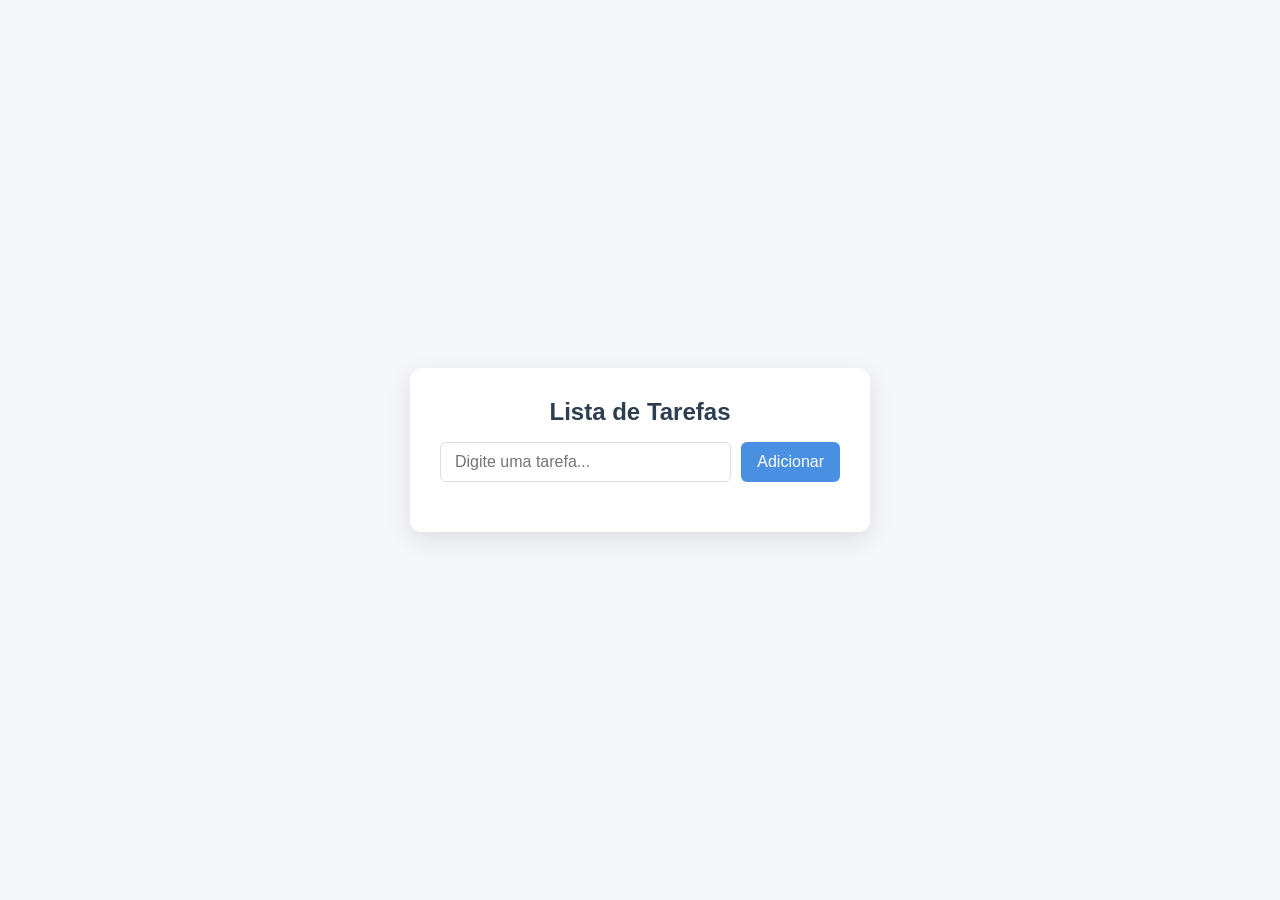
<file: modulo-7/index.html>
<!DOCTYPE html>
<html lang="pt-BR">
<head>
  <meta charset="UTF-8">
  <meta name="viewport" content="width=device-width, initial-scale=1.0">
  <title>Lista de Tarefas</title>
  <style>
    :root {
      --primary-color: #4a90e2;
      --bg-color: #f5f7fa;
      --card-bg: #ffffff;
      --text-color: #333333;
    }

    body {
      font-family: 'Segoe UI', Tahoma, Geneva, Verdana, sans-serif;
      background-color: var(--bg-color);
      color: var(--text-color);
      display: flex;
      justify-content: center;
      align-items: center;
      min-height: 100vh;
      margin: 0;
    }

    .container {
      background-color: var(--card-bg);
      padding: 30px;
      border-radius: 12px;
      box-shadow: 0 8px 24px rgba(0, 0, 0, 0.1);
      width: 100%;
      max-width: 400px;
    }

    h1 {
      margin-top: 0;
      font-size: 1.5rem;
      text-align: center;
      color: #2c3e50;
    }

    .input-group {
      display: flex;
      gap: 10px;
      margin-bottom: 20px;
    }

    input[type="text"] {
      flex: 1;
      padding: 10px 14px;
      border: 1px solid #ddd;
      border-radius: 6px;
      font-size: 1rem;
      outline: none;
      transition: border-color 0.2s;
    }

    input[type="text"]:focus {
      border-color: var(--primary-color);
    }

    button#addTaskBtn {
      padding: 10px 16px;
      background-color: var(--primary-color);
      color: white;
      border: none;
      border-radius: 6px;
      font-size: 1rem;
      cursor: pointer;
      transition: background-color 0.2s;
    }

    button#addTaskBtn:hover {
      background-color: #357abd;
    }

    ul#taskList {
      list-style: none;
      padding: 0;
      margin: 0;
    }

    ul#taskList li {
      background-color: #f9f9f9;
      padding: 12px 14px;
      border-radius: 6px;
      margin-bottom: 8px;
      display: flex;
      justify-content: space-between;
      align-items: center;
      cursor: pointer;
      transition: all 0.2s;
      border-left: 4px solid var(--primary-color);
    }

    ul#taskList li:hover {
      background-color: #f0f0f0;
    }

    /* Estilo para tarefas marcadas como concluídas */
    ul#taskList li.completed {
      text-decoration: line-through;
      color: #888;
      background-color: #eef2f5;
      border-left-color: #bdc3c7;
    }

    ul#taskList li button {
      background: none;
      border: none;
      font-size: 1rem;
      opacity: 0.6;
      transition: opacity 0.2s;
    }

    ul#taskList li button:hover {
      opacity: 1;
    }
  </style>
</head>
<body>

  <div class="container">
    <h1>Lista de Tarefas</h1>

    <div class="input-group">
      <!-- ID compatível com o script.js -->
      <input type="text" id="taskInput" placeholder="Digite uma tarefa...">
      <!-- ID compatível com o script.js -->
      <button id="addTaskBtn">Adicionar</button>
    </div>

    <!-- ID compatível com o script.js -->
    <ul id="taskList"></ul>
  </div>

  <!-- Vinculação do arquivo JavaScript externo -->
  <script src="script.js"></script>
</body>
</html>
</file>
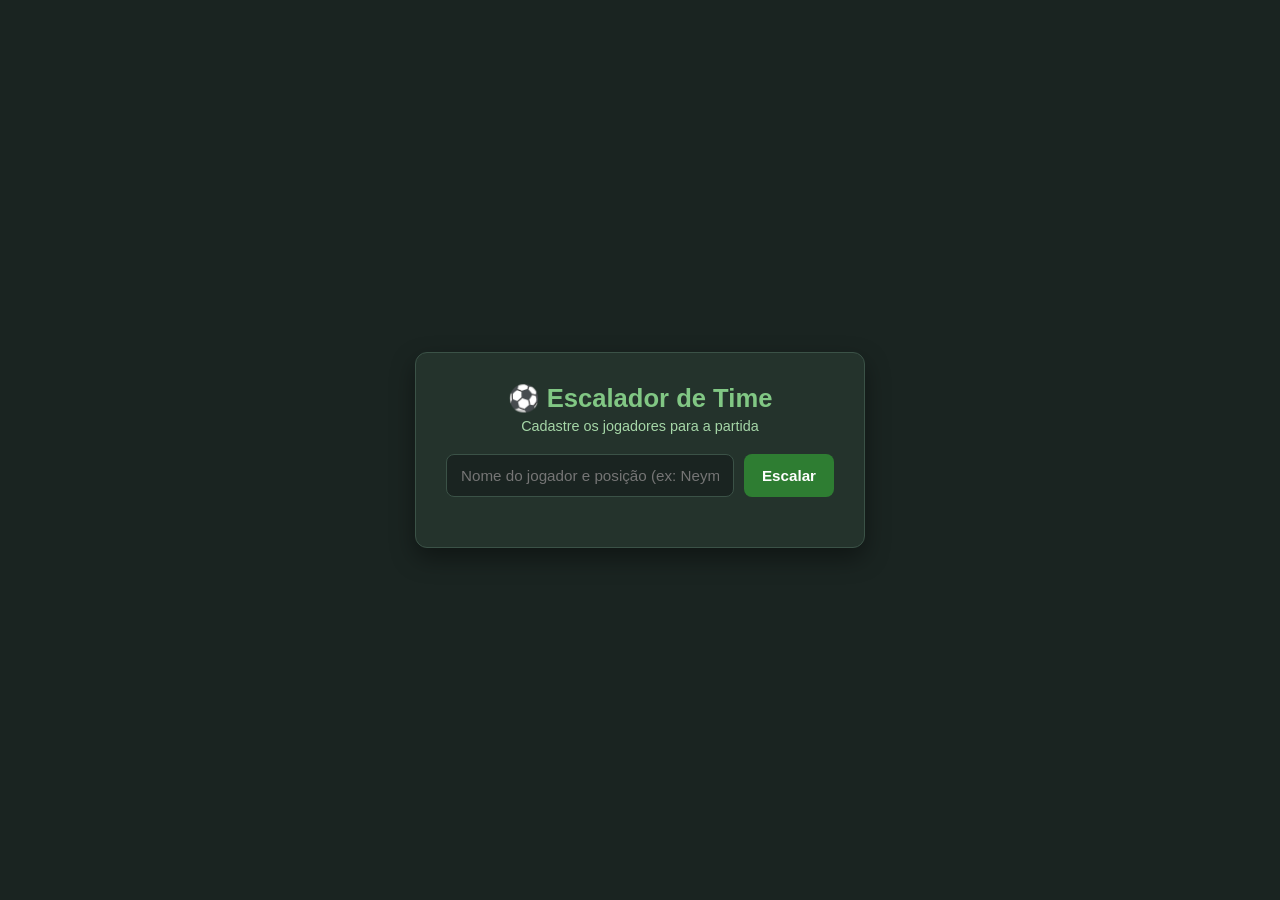
<file: Modulo_08/index.html>
<!DOCTYPE html>
<html lang="pt-BR">
<head>
  <meta charset="UTF-8">
  <meta name="viewport" content="width=device-width, initial-scale=1.0">
  <title>Escalação do Time</title>
  <link rel="stylesheet" href="style.css">
</head>
<body>

  <main class="container">
    <header class="app-header">
      <h1>⚽ Escalador de Time</h1>
      <p>Cadastre os jogadores para a partida</p>
    </header>

    <section class="input-section">
      <div class="input-group">
        <input 
          type="text" 
          id="taskInput" 
          placeholder="Nome do jogador e posição (ex: Neymar - ATK)"
          autocomplete="off"
        >
        <button id="addTaskBtn" type="button">Escalar</button>
      </div>
    </section>

    <section class="list-section">
      <ul id="taskList"></ul>
    </section>
  </main>

  <script src="script.js"></script>
</body>
</html>
</file>
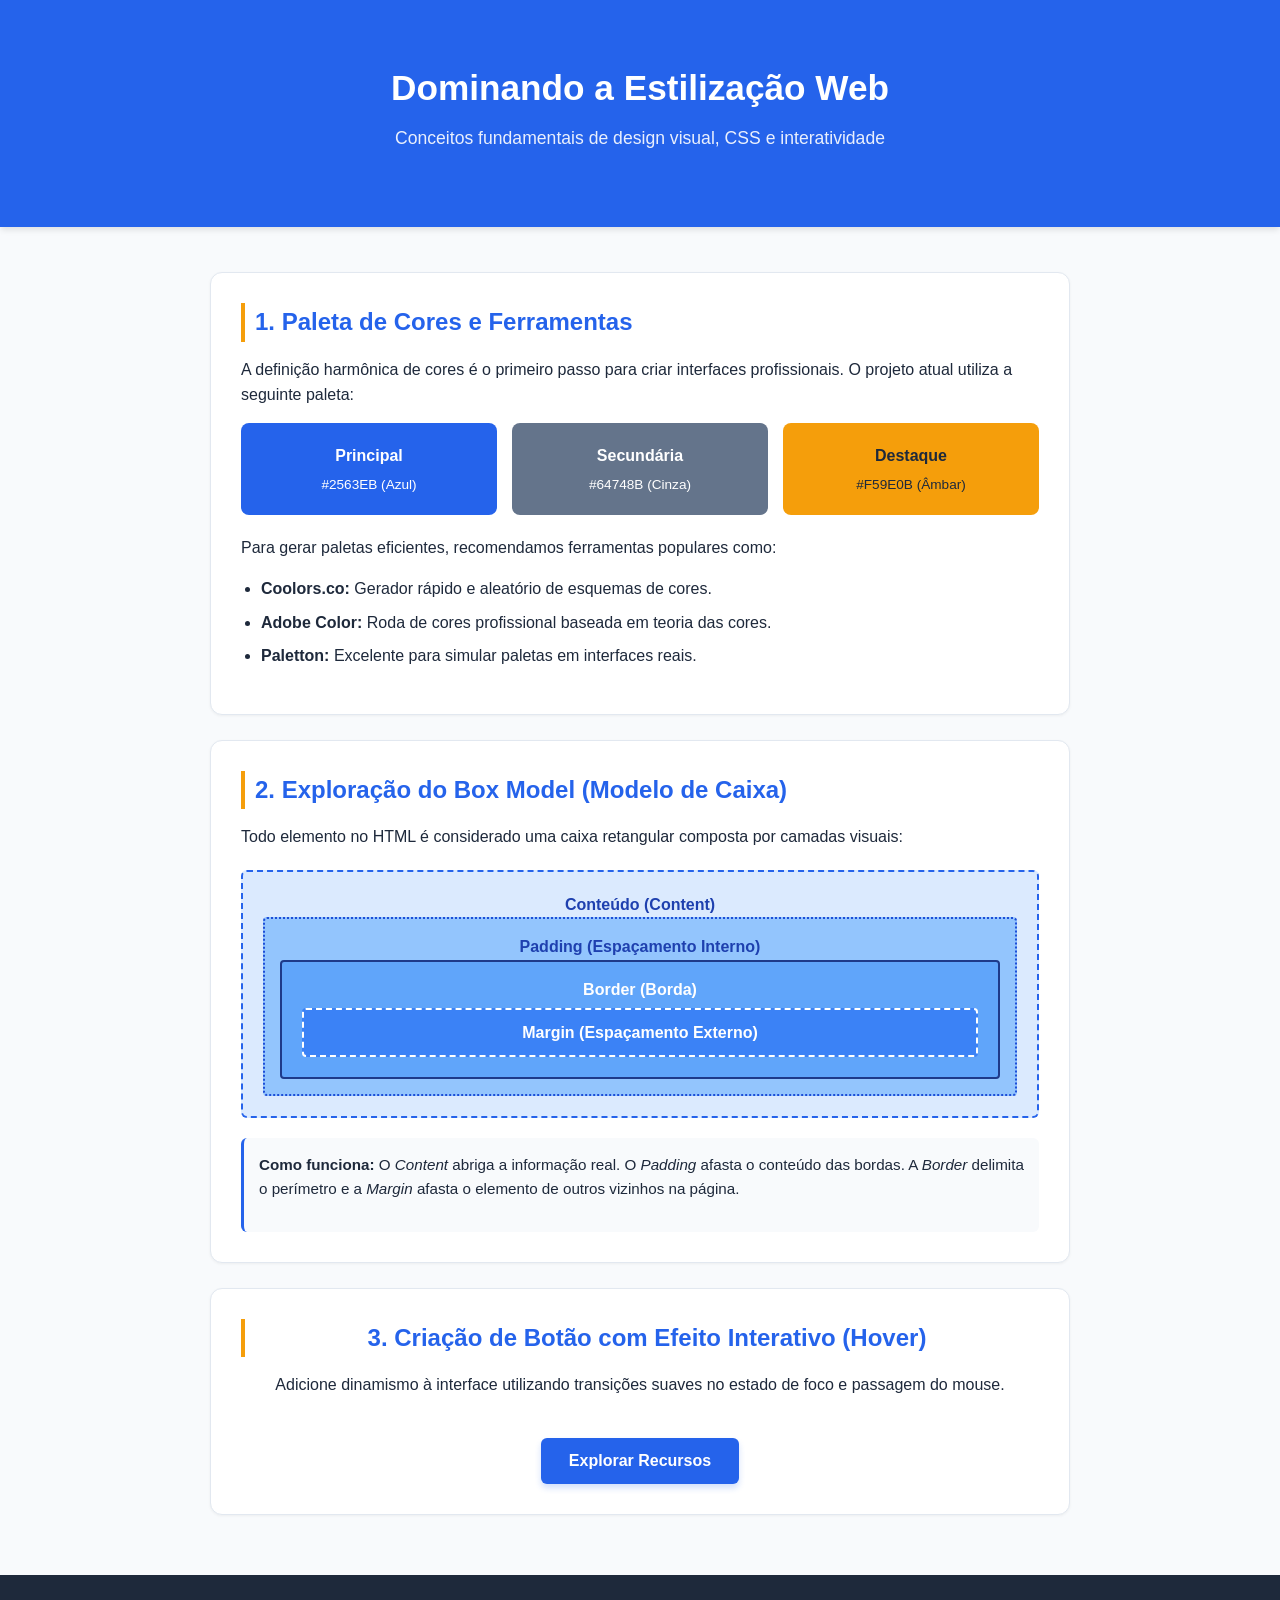
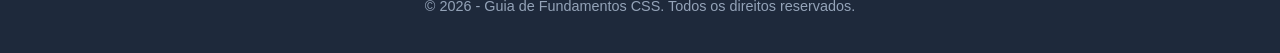
<file: modulo_4/index.html>
<!DOCTYPE html>
<html lang="pt-BR">
<head>
    <meta charset="UTF-8">
    <meta name="viewport" content="width=device-width, initial-scale=1.0">
    <title>Guia Prático: Estilização Web & CSS</title>
    <!-- Link para o arquivo de estilo externo -->
    <link rel="stylesheet" href="estilo.css">
</head>
<body>

    <!-- Cabeçalho Principal -->
    <header class="header">
        <div class="container">
            <h1>Dominando a Estilização Web</h1>
            <p>Conceitos fundamentais de design visual, CSS e interatividade</p>
        </div>
    </header>

    <!-- Conteúdo Principal -->
    <main class="container">
        
        <!-- Seção 1: Paleta de Cores e Ferramentas -->
        <section class="card">
            <h2>1. Paleta de Cores e Ferramentas</h2>
            <p>A definição harmônica de cores é o primeiro passo para criar interfaces profissionais. O projeto atual utiliza a seguinte paleta:</p>
            
            <div class="palette-grid">
                <div class="color-box primary">
                    <strong>Principal</strong>
                    <span>#2563EB (Azul)</span>
                </div>
                <div class="color-box secondary">
                    <strong>Secundária</strong>
                    <span>#64748B (Cinza)</span>
                </div>
                <div class="color-box accent">
                    <strong>Destaque</strong>
                    <span>#F59E0B (Âmbar)</span>
                </div>
            </div>

            <p style="margin-top: 20px;">Para gerar paletas eficientes, recomendamos ferramentas populares como:</p>
            <ul>
                <li><strong>Coolors.co:</strong> Gerador rápido e aleatório de esquemas de cores.</li>
                <li><strong>Adobe Color:</strong> Roda de cores profissional baseada em teoria das cores.</li>
                <li><strong>Paletton:</strong> Excelente para simular paletas em interfaces reais.</li>
            </ul>
        </section>

        <!-- Seção 2: Exploração do Box Model -->
        <section class="card">
            <h2>2. Exploração do Box Model (Modelo de Caixa)</h2>
            <p>Todo elemento no HTML é considerado uma caixa retangular composta por camadas visuais:</p>
            
            <div class="box-model-demo">
                Conteúdo (Content)
                <div class="box-padding">
                    Padding (Espaçamento Interno)
                    <div class="box-border">
                        Border (Borda)
                        <div class="box-margin">
                            Margin (Espaçamento Externo)
                        </div>
                    </div>
                </div>
            </div>
            
            <div class="explanation-box">
                <p><strong>Como funciona:</strong> O <em>Content</em> abriga a informação real. O <em>Padding</em> afasta o conteúdo das bordas. A <em>Border</em> delimita o perímetro e a <em>Margin</em> afasta o elemento de outros vizinhos na página.</p>
            </div>
        </section>

        <!-- Seção 3: Botão Interativo com Hover -->
        <section class="card text-center">
            <h2>3. Criação de Botão com Efeito Interativo (Hover)</h2>
            <p>Adicione dinamismo à interface utilizando transições suaves no estado de foco e passagem do mouse.</p>
            <br>
            <button class="btn-interactive">Explorar Recursos</button>
        </section>

    </main>

    <!-- Rodapé -->
    <footer class="footer">
        <p>&copy; 2026 - Guia de Fundamentos CSS. Todos os direitos reservados.</p>
    </footer>

</body>
</html>
</file>
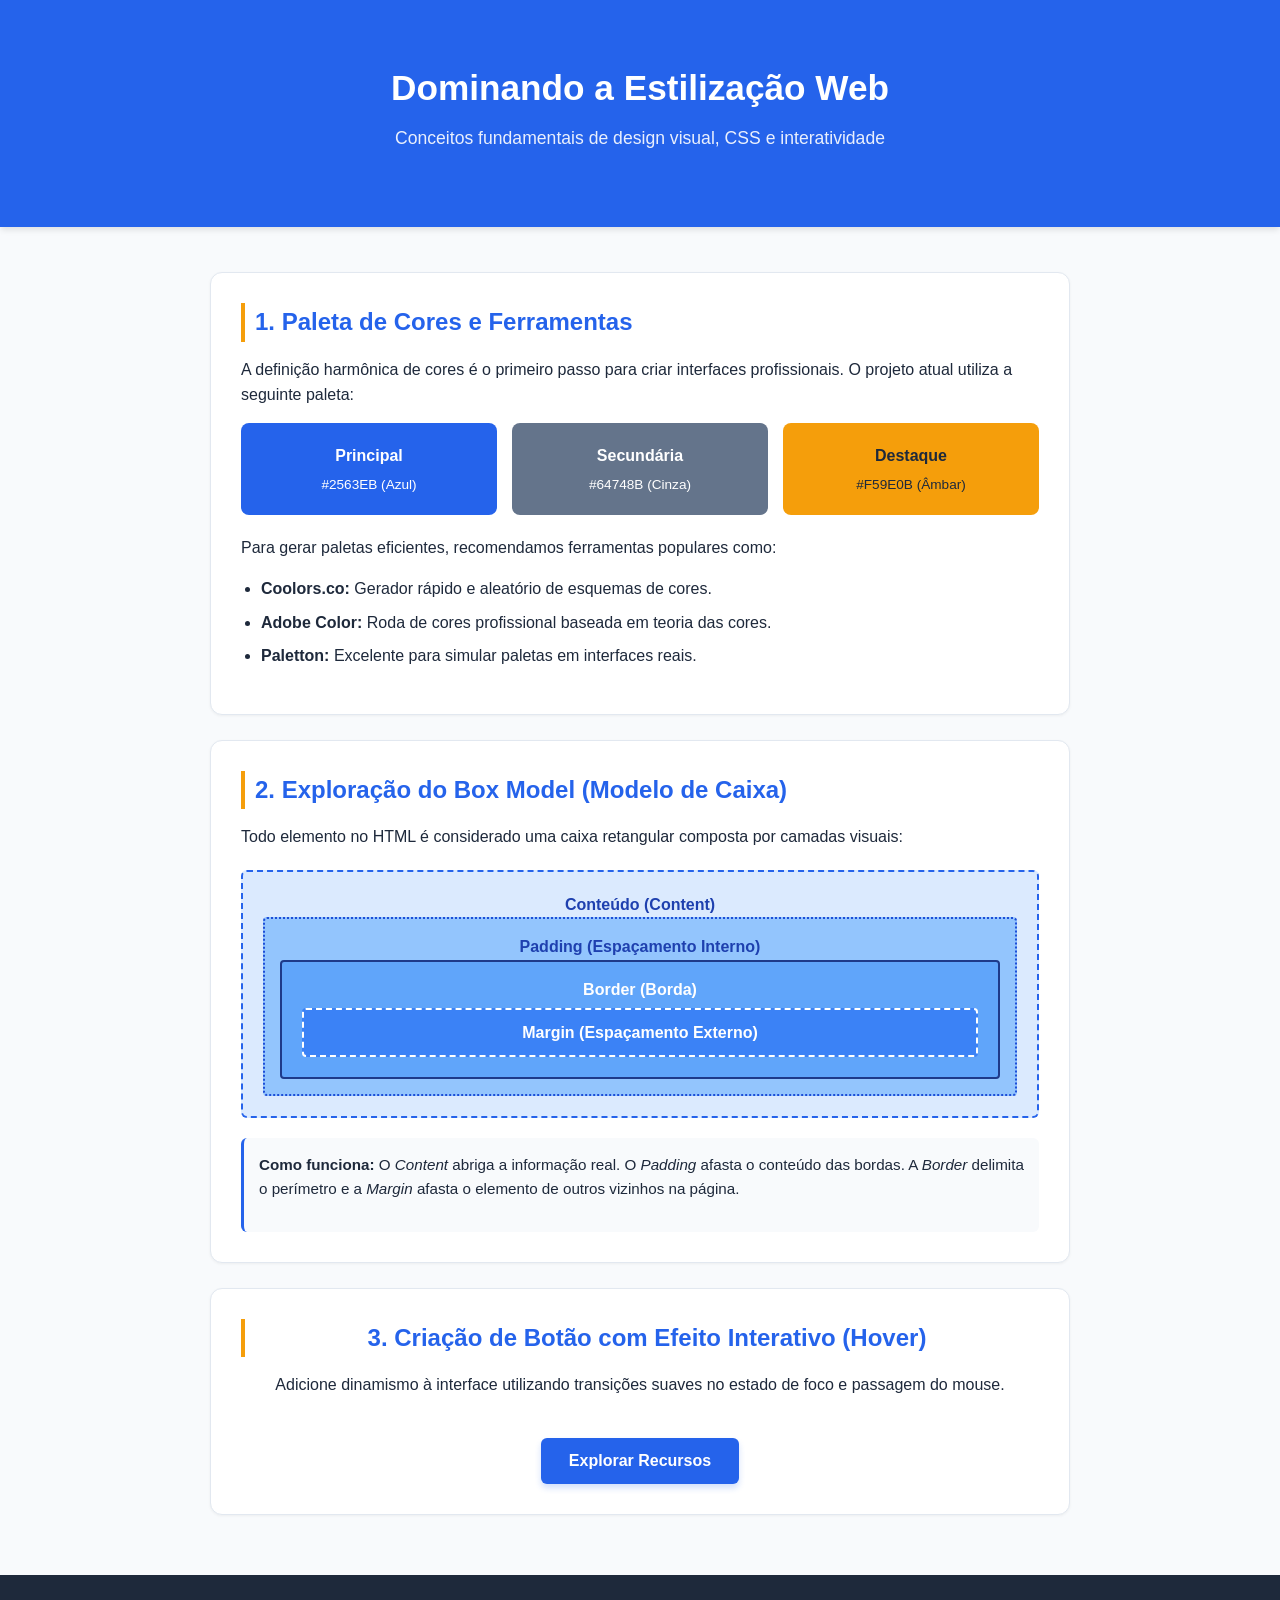
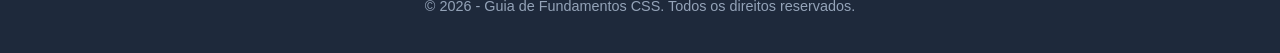
<file: modulo_4/modulo_5/index.html>
<!DOCTYPE html>
<html lang="pt-BR">
<head>
    <meta charset="UTF-8">
    <meta name="viewport" content="width=device-width, initial-scale=1.0">
    <title>Guia Prático: Estilização Web & CSS</title>
    <!-- Carregamento do CSS Principal -->
    <link rel="stylesheet" href="style.css">
    <!-- Carregamento do CSS Responsivo (deve vir por último para sobrescrever regras se necessário) -->
    <link rel="stylesheet" href="responsive.css">
</head>
<body>

    <header class="header">
        <div class="container">
            <h1>Dominando a Estilização Web</h1>
            <p>Conceitos fundamentais de design visual, CSS e interatividade</p>
        </div>
    </header>

    <main class="container">
        
        <!-- Seção 1: Paleta de Cores e Ferramentas -->
        <section class="card">
            <h2>1. Paleta de Cores e Ferramentas</h2>
            <p>A definição harmônica de cores é o primeiro passo para criar interfaces profissionais. O projeto atual utiliza a seguinte paleta:</p>
            
            <div class="palette-grid">
                <div class="color-box primary">
                    <strong>Principal</strong>
                    <span>#2563EB (Azul)</span>
                </div>
                <div class="color-box secondary">
                    <strong>Secundária</strong>
                    <span>#64748B (Cinza)</span>
                </div>
                <div class="color-box accent">
                    <strong>Destaque</strong>
                    <span>#F59E0B (Âmbar)</span>
                </div>
            </div>

            <p style="margin-top: 20px;">Para gerar paletas eficientes, recomendamos ferramentas populares como:</p>
            <ul>
                <li><strong>Coolors.co:</strong> Gerador rápido e aleatório de esquemas de cores.</li>
                <li><strong>Adobe Color:</strong> Roda de cores profissional baseada em teoria das cores.</li>
                <li><strong>Paletton:</strong> Excelente para simular paletas em interfaces reais.</li>
            </ul>
        </section>

        <!-- Seção 2: Exploração do Box Model -->
        <section class="card">
            <h2>2. Exploração do Box Model (Modelo de Caixa)</h2>
            <p>Todo elemento no HTML é considerado uma caixa retangular composta por camadas visuais:</p>
            
            <div class="box-model-demo">
                Conteúdo (Content)
                <div class="box-padding">
                    Padding (Espaçamento Interno)
                    <div class="box-border">
                        Border (Borda)
                        <div class="box-margin">
                            Margin (Espaçamento Externo)
                        </div>
                    </div>
                </div>
            </div>
            
            <div class="explanation-box">
                <p><strong>Como funciona:</strong> O <em>Content</em> abriga a informação real. O <em>Padding</em> afasta o conteúdo das bordas. A <em>Border</em> delimita o perímetro e a <em>Margin</em> afasta o elemento de outros vizinhos na página.</p>
            </div>
        </section>

        <!-- Seção 3: Botão Interativo com Hover -->
        <section class="card text-center">
            <h2>3. Criação de Botão com Efeito Interativo (Hover)</h2>
            <p>Adicione dinamismo à interface utilizando transições suaves no estado de foco e passagem do mouse.</p>
            <br>
            <button class="btn-interactive">Explorar Recursos</button>
        </section>

    </main>

    <footer class="footer">
        <p>&copy; 2026 - Guia de Fundamentos CSS. Todos os direitos reservados.</p>
    </footer>

</body>
</html>
</file>
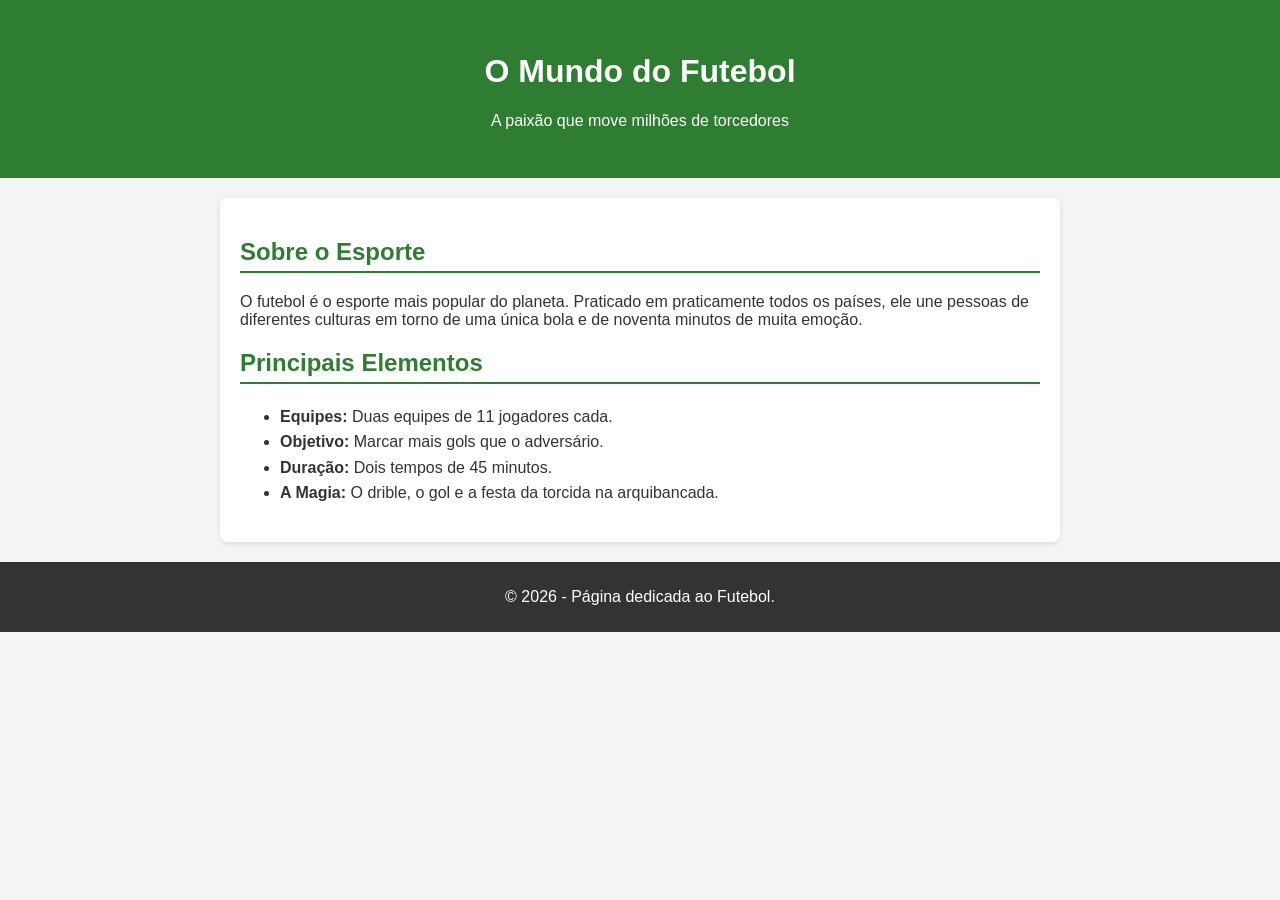
<file: atividade-1.html>
<!DOCTYPE html>
<html lang="pt-BR">
<head>
    <meta charset="UTF-8">
    <meta name="viewport" content="width=device-width, initial-scale=1.0">
    <title>Paixão pelo Futebol</title>
    <style>
        body {
            font-family: Arial, sans-serif;
            margin: 0;
            padding: 0;
            background-color: #f4f4f4;
            color: #333;
        }
        header {
            background-color: #2e7d32;
            color: white;
            text-align: center;
            padding: 2rem;
        }
        main {
            max-width: 800px;
            margin: 20px auto;
            background: white;
            padding: 20px;
            border-radius: 8px;
            box-shadow: 0 2px 5px rgba(0,0,0,0.1);
        }
        h2 {
            color: #2e7d32;
            border-bottom: 2px solid #2e7d32;
            padding-bottom: 5px;
        }
        ul {
            line-height: 1.6;
        }
        footer {
            text-align: center;
            padding: 10px;
            background-color: #333;
            color: white;
            margin-top: 20px;
        }
    </style>
</head>
<body>

    <header>
        <h1>O Mundo do Futebol</h1>
        <p>A paixão que move milhões de torcedores</p>
    </header>

    <main>
        <h2>Sobre o Esporte</h2>
        <p>O futebol é o esporte mais popular do planeta. Praticado em praticamente todos os países, ele une pessoas de diferentes culturas em torno de uma única bola e de noventa minutos de muita emoção.</p>

        <h2>Principais Elementos</h2>
        <ul>
            <li><strong>Equipes:</strong> Duas equipes de 11 jogadores cada.</li>
            <li><strong>Objetivo:</strong> Marcar mais gols que o adversário.</li>
            <li><strong>Duração:</strong> Dois tempos de 45 minutos.</li>
            <li><strong>A Magia:</strong> O drible, o gol e a festa da torcida na arquibancada.</li>
        </ul>
    </main>

    <footer>
        <p>&copy; 2026 - Página dedicada ao Futebol.</p>
    </footer>

</body>
</html>
</file>
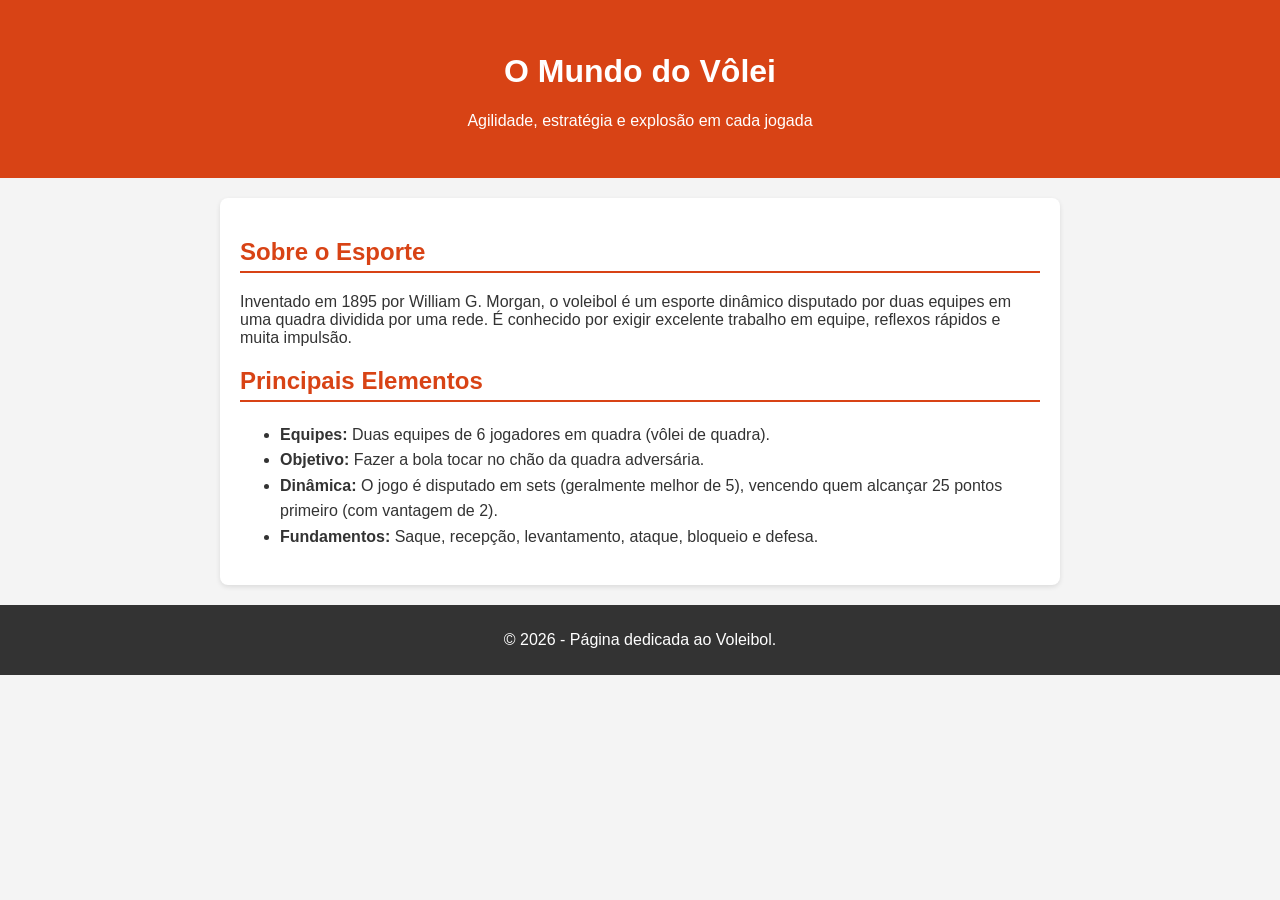
<file: atividade-2.html>
<!DOCTYPE html>
<html lang="pt-BR">
<head>
    <meta charset="UTF-8">
    <meta name="viewport" content="width=device-width, initial-scale=1.0">
    <title>Paixão pelo Vôlei</title>
    <style>
        body {
            font-family: Arial, sans-serif;
            margin: 0;
            padding: 0;
            background-color: #f4f4f4;
            color: #333;
        }
        header {
            background-color: #d84315;
            color: white;
            text-align: center;
            padding: 2rem;
        }
        main {
            max-width: 800px;
            margin: 20px auto;
            background: white;
            padding: 20px;
            border-radius: 8px;
            box-shadow: 0 2px 5px rgba(0,0,0,0.1);
        }
        h2 {
            color: #d84315;
            border-bottom: 2px solid #d84315;
            padding-bottom: 5px;
        }
        ul {
            line-height: 1.6;
        }
        footer {
            text-align: center;
            padding: 10px;
            background-color: #333;
            color: white;
            margin-top: 20px;
        }
    </style>
</head>
<body>

    <header>
        <h1>O Mundo do Vôlei</h1>
        <p>Agilidade, estratégia e explosão em cada jogada</p>
    </header>

    <main>
        <h2>Sobre o Esporte</h2>
        <p>Inventado em 1895 por William G. Morgan, o voleibol é um esporte dinâmico disputado por duas equipes em uma quadra dividida por uma rede. É conhecido por exigir excelente trabalho em equipe, reflexos rápidos e muita impulsão.</p>

        <h2>Principais Elementos</h2>
        <ul>
            <li><strong>Equipes:</strong> Duas equipes de 6 jogadores em quadra (vôlei de quadra).</li>
            <li><strong>Objetivo:</strong> Fazer a bola tocar no chão da quadra adversária.</li>
            <li><strong>Dinâmica:</strong> O jogo é disputado em sets (geralmente melhor de 5), vencendo quem alcançar 25 pontos primeiro (com vantagem de 2).</li>
            <li><strong>Fundamentos:</strong> Saque, recepção, levantamento, ataque, bloqueio e defesa.</li>
        </ul>
    </main>

    <footer>
        <p>&copy; 2026 - Página dedicada ao Voleibol.</p>
    </footer>

</body>
</html>
</file>
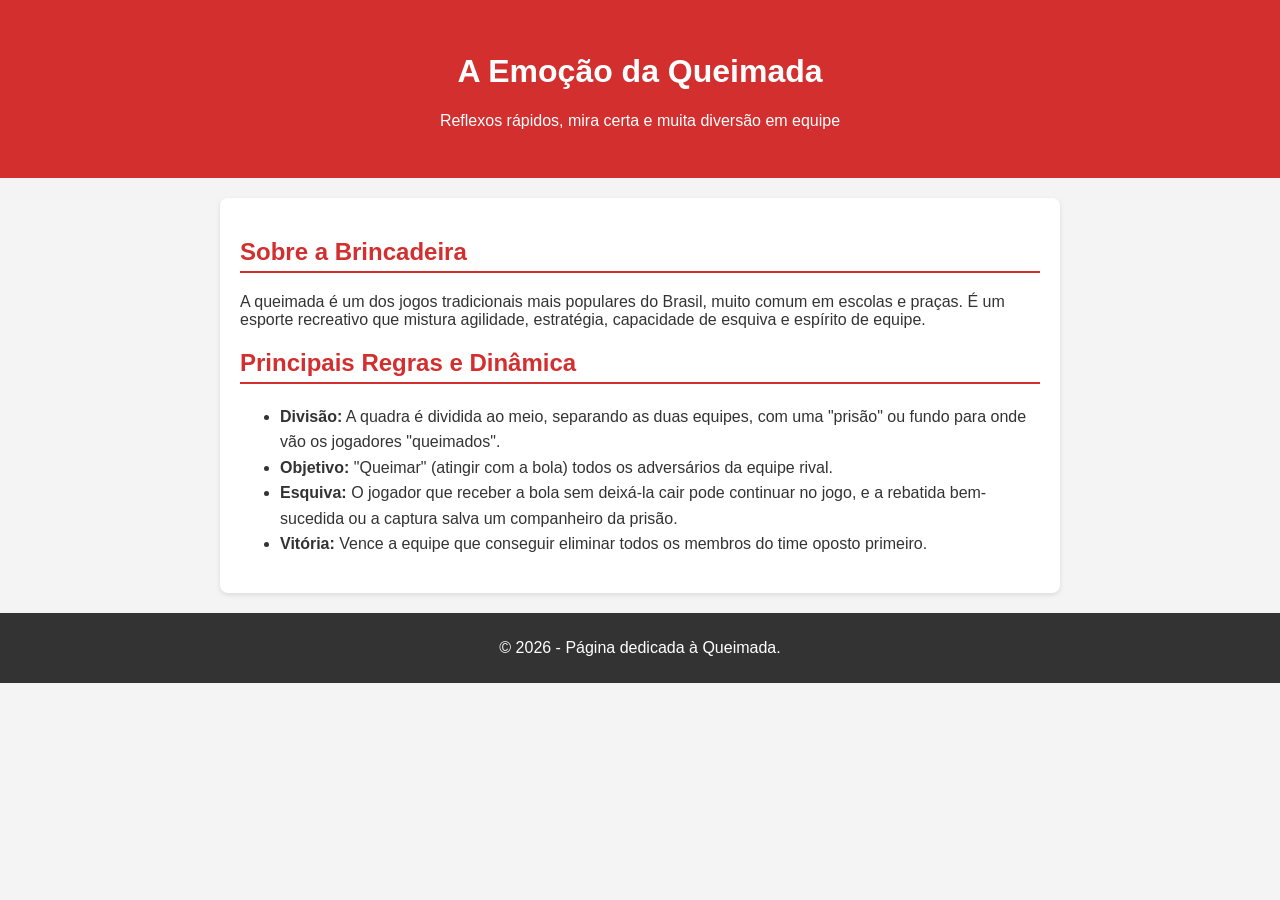
<file: atividade-3.html>
<!DOCTYPE html>
<html lang="pt-BR">
<head>
    <meta charset="UTF-8">
    <meta name="viewport" content="width=device-width, initial-scale=1.0">
    <title>O Jogo de Queimada</title>
    <style>
        body {
            font-family: Arial, sans-serif;
            margin: 0;
            padding: 0;
            background-color: #f4f4f4;
            color: #333;
        }
        header {
            background-color: #d32f2f;
            color: white;
            text-align: center;
            padding: 2rem;
        }
        main {
            max-width: 800px;
            margin: 20px auto;
            background: white;
            padding: 20px;
            border-radius: 8px;
            box-shadow: 0 2px 5px rgba(0,0,0,0.1);
        }
        h2 {
            color: #d32f2f;
            border-bottom: 2px solid #d32f2f;
            padding-bottom: 5px;
        }
        ul {
            line-height: 1.6;
        }
        footer {
            text-align: center;
            padding: 10px;
            background-color: #333;
            color: white;
            margin-top: 20px;
        }
    </style>
</head>
<body>

    <header>
        <h1>A Emoção da Queimada</h1>
        <p>Reflexos rápidos, mira certa e muita diversão em equipe</p>
    </header>

    <main>
        <h2>Sobre a Brincadeira</h2>
        <p>A queimada é um dos jogos tradicionais mais populares do Brasil, muito comum em escolas e praças. É um esporte recreativo que mistura agilidade, estratégia, capacidade de esquiva e espírito de equipe.</p>

        <h2>Principais Regras e Dinâmica</h2>
        <ul>
            <li><strong>Divisão:</strong> A quadra é dividida ao meio, separando as duas equipes, com uma "prisão" ou fundo para onde vão os jogadores "queimados".</li>
            <li><strong>Objetivo:</strong> "Queimar" (atingir com a bola) todos os adversários da equipe rival.</li>
            <li><strong>Esquiva:</strong> O jogador que receber a bola sem deixá-la cair pode continuar no jogo, e a rebatida bem-sucedida ou a captura salva um companheiro da prisão.</li>
            <li><strong>Vitória:</strong> Vence a equipe que conseguir eliminar todos os membros do time oposto primeiro.</li>
        </ul>
    </main>

    <footer>
        <p>&copy; 2026 - Página dedicada à Queimada.</p>
    </footer>

</body>
</html>
</file>
<file: Modulo_08/style.css>
:root {
  --primary-color: #2e7d32; /* Verde gramado */
  --primary-hover: #1b5e20;
  --bg-color: #1a2421;      /* Fundo escuro esportivo */
  --card-bg: #24332c;
  --text-color: #ffffff;
  --border-color: #3b5247;
  --titular-border: #4caf50;
  --reserva-border: #ff9800;
}

* {
  box-sizing: border-box;
}

body {
  font-family: 'Segoe UI', Tahoma, Geneva, Verdana, sans-serif;
  background-color: var(--bg-color);
  color: var(--text-color);
  display: flex;
  justify-content: center;
  align-items: center;
  min-height: 100vh;
  margin: 0;
  padding: 20px;
}

.container {
  background-color: var(--card-bg);
  padding: 30px;
  border-radius: 12px;
  box-shadow: 0 10px 25px rgba(0, 0, 0, 0.4);
  width: 100%;
  max-width: 450px;
  border: 1px solid var(--border-color);
}

.app-header h1 {
  margin: 0;
  font-size: 1.6rem;
  text-align: center;
  color: #81c784;
}

.app-header p {
  text-align: center;
  color: #a5d6a7;
  font-size: 0.9rem;
  margin-top: 5px;
  margin-bottom: 20px;
}

.input-group {
  display: flex;
  gap: 10px;
  margin-bottom: 20px;
}

input[type="text"] {
  flex: 1;
  padding: 12px 14px;
  border: 1px solid var(--border-color);
  border-radius: 8px;
  background-color: #1a2421;
  color: #fff;
  font-size: 0.95rem;
  outline: none;
}

input[type="text"]:focus {
  border-color: var(--primary-color);
}

button#addTaskBtn {
  padding: 12px 18px;
  background-color: var(--primary-color);
  color: white;
  border: none;
  border-radius: 8px;
  font-size: 0.95rem;
  font-weight: bold;
  cursor: pointer;
  transition: background-color 0.2s;
}

button#addTaskBtn:hover {
  background-color: var(--primary-hover);
}

ul#taskList {
  list-style: none;
  padding: 0;
  margin: 0;
}

/* Jogador Titular (padrão ao adicionar) */
ul#taskList li {
  background-color: #2c3e35;
  padding: 12px 16px;
  border-radius: 8px;
  margin-bottom: 10px;
  display: flex;
  justify-content: space-between;
  align-items: center;
  cursor: pointer;
  transition: all 0.2s;
  border-left: 5px solid var(--titular-border);
}

ul#taskList li:hover {
  background-color: #354a3f;
}

/* Jogador Reserva (classe 'completed' reaproveitada do JS) */
ul#taskList li.completed {
  border-left-color: var(--reserva-border);
  opacity: 0.6;
  background-color: #222d28;
}

ul#taskList li.completed::after {
  content: " (Banco)";
  font-size: 0.8rem;
  color: var(--reserva-border);
  margin-left: auto;
  margin-right: 10px;
}

ul#taskList li .delete-btn {
  background: none;
  border: none;
  cursor: pointer;
  font-size: 1rem;
  padding: 4px;
  border-radius: 4px;
}

ul#taskList li .delete-btn:hover {
  background-color: rgba(255, 255, 255, 0.1);
}
</file>
<file: modulo_4/estilo.css>
/* ==========================================
   ARQUIVO: estilo.css
   Descrição: Estilos consolidados do guia web
   ========================================== */

/* Definição da Paleta de Cores via Variáveis CSS */
:root {
    --cor-principal: #2563EB;     /* Azul Profissional */
    --cor-secundaria: #F8FAFC;    /* Cinza Claro de Fundo */
    --cor-destaque: #F59E0B;      /* Âmbar / Laranja de Destaque */
    --cor-texto: #1E293B;         /* Texto Escuro Padrão */
    --cor-borda: #E2E8F0;         /* Cinza suave para bordas */
}

/* Reset Global e Aplicação de Estilos em Elementos HTML */
* {
    box-sizing: border-box;
    margin: 0;
    padding: 0;
}

body {
    font-family: 'Segoe UI', Tahoma, Geneva, Verdana, sans-serif;
    background-color: var(--cor-secundaria);
    color: var(--cor-texto);
    line-height: 1.6;
}

/* Layout e Containers */
.container {
    max-width: 900px;
    margin: 0 auto;
    padding: 20px;
}

.header {
    background-color: var(--cor-principal);
    color: white;
    text-align: center;
    padding: 2.5rem 1rem;
    box-shadow: 0 4px 6px -1px rgba(0, 0, 0, 0.1);
}

.header h1 {
    font-size: 2.2rem;
    margin-bottom: 0.5rem;
}

.header p {
    font-size: 1.1rem;
    opacity: 0.9;
}

/* Aplicação de Estilos em Cards e Elementos HTML */
.card {
    background: white;
    margin-top: 25px;
    padding: 30px;
    border: 1px solid var(--cor-borda);
    border-radius: 12px;
    box-shadow: 0 1px 3px 0 rgba(0, 0, 0, 0.05);
}

h2 {
    color: var(--cor-principal);
    margin-bottom: 15px;
    font-size: 1.5rem;
    border-left: 4px solid var(--cor-destaque);
    padding-left: 10px;
}

p, ul {
    margin-bottom: 15px;
}

ul {
    padding-left: 20px;
}

li {
    margin-bottom: 8px;
}

/* Grid da Paleta de Cores */
.palette-grid {
    display: flex;
    gap: 15px;
    margin-top: 15px;
    flex-wrap: wrap;
}

.color-box {
    flex: 1;
    min-width: 150px;
    padding: 20px;
    border-radius: 8px;
    color: white;
    text-align: center;
}

.color-box.primary { background-color: var(--cor-principal); }
.color-box.secondary { background-color: #64748B; } 
.color-box.accent { background-color: var(--cor-destaque); color: #1E293B; }

.color-box span {
    display: block;
    font-size: 0.85rem;
    margin-top: 5px;
}

/* Demonstração Visual do Box Model */
.box-model-demo {
    background-color: #DBEAFE;
    border: 2px dashed var(--cor-principal);
    padding: 20px;
    margin: 20px 0;
    text-align: center;
    font-weight: bold;
    color: #1E40AF;
    border-radius: 6px;
}

.box-padding {
    background-color: #93C5FD;
    border: 2px dotted #1D4ED8;
    padding: 15px;
    border-radius: 4px;
}

.box-border {
    background-color: #60A5FA;
    border: 2px solid #1E3A8A;
    padding: 15px;
    border-radius: 4px;
    color: white;
}

.box-margin {
    background-color: #3B82F6;
    border: 2px dashed white;
    padding: 10px;
    margin: 5px;
    border-radius: 4px;
}

.explanation-box {
    background-color: var(--cor-secundaria);
    padding: 15px;
    border-radius: 6px;
    border-left: 3px solid var(--cor-principal);
    font-size: 0.95rem;
}

/* Botão com Efeito Interativo (Hover) */
.text-center {
    text-align: center;
}

.btn-interactive {
    background-color: var(--cor-principal);
    color: white;
    border: none;
    padding: 14px 28px;
    font-size: 1rem;
    font-weight: bold;
    border-radius: 6px;
    cursor: pointer;
    /* Transição suave para propriedades visuais */
    transition: background-color 0.3s ease, transform 0.2s ease, box-shadow 0.3s ease;
    box-shadow: 0 4px 6px rgba(37, 99, 235, 0.2);
}

/* Estado Interativo (Hover e Active) */
.btn-interactive:hover {
    background-color: #1D4ED8; /* Tom mais escuro */
    transform: translateY(-2px); /* Efeito de levitação */
    box-shadow: 0 6px 12px rgba(37, 99, 235, 0.3);
}

.btn-interactive:active {
    transform: translateY(0); /* Efeito de clique */
}

/* Rodapé */
.footer {
    text-align: center;
    padding: 20px;
    background-color: #1E293B;
    color: #94A3B8;
    margin-top: 40px;
    font-size: 0.9rem;
}
</file>
<file: modulo_4/modulo_5/style.css>
/* ==========================================
   ARQUIVO: style.css
   Descrição: Estilos base e estruturais
   ========================================== */

/* Definição da Paleta de Cores via Variáveis CSS */
:root {
    --cor-principal: #2563EB;     /* Azul Profissional */
    --cor-secundaria: #F8FAFC;    /* Cinza Claro de Fundo */
    --cor-destaque: #F59E0B;      /* Âmbar / Laranja de Destaque */
    --cor-texto: #1E293B;         /* Texto Escuro Padrão */
    --cor-borda: #E2E8F0;         /* Cinza suave para bordas */
}

/* Reset Global */
* {
    box-sizing: border-box;
    margin: 0;
    padding: 0;
}

body {
    font-family: 'Segoe UI', Tahoma, Geneva, Verdana, sans-serif;
    background-color: var(--cor-secundaria);
    color: var(--cor-texto);
    line-height: 1.6;
}

/* Layout e Containers */
.container {
    max-width: 900px;
    margin: 0 auto;
    padding: 20px;
}

.header {
    background-color: var(--cor-principal);
    color: white;
    text-align: center;
    padding: 2.5rem 1rem;
    box-shadow: 0 4px 6px -1px rgba(0, 0, 0, 0.1);
}

.header h1 {
    font-size: 2.2rem;
    margin-bottom: 0.5rem;
}

.header p {
    font-size: 1.1rem;
    opacity: 0.9;
}

/* Estilização de Cards */
.card {
    background: white;
    margin-top: 25px;
    padding: 30px;
    border: 1px solid var(--cor-borda);
    border-radius: 12px;
    box-shadow: 0 1px 3px 0 rgba(0, 0, 0, 0.05);
}

h2 {
    color: var(--cor-principal);
    margin-bottom: 15px;
    font-size: 1.5rem;
    border-left: 4px solid var(--cor-destaque);
    padding-left: 10px;
}

p, ul {
    margin-bottom: 15px;
}

ul {
    padding-left: 20px;
}

li {
    margin-bottom: 8px;
}

/* Grid da Paleta de Cores */
.palette-grid {
    display: flex;
    gap: 15px;
    margin-top: 15px;
    flex-wrap: wrap;
}

.color-box {
    flex: 1;
    min-width: 150px;
    padding: 20px;
    border-radius: 8px;
    color: white;
    text-align: center;
}

.color-box.primary { background-color: var(--cor-principal); }
.color-box.secondary { background-color: #64748B; } 
.color-box.accent { background-color: var(--cor-destaque); color: #1E293B; }

.color-box span {
    display: block;
    font-size: 0.85rem;
    margin-top: 5px;
}

/* Demonstração Visual do Box Model */
.box-model-demo {
    background-color: #DBEAFE;
    border: 2px dashed var(--cor-principal);
    padding: 20px;
    margin: 20px 0;
    text-align: center;
    font-weight: bold;
    color: #1E40AF;
    border-radius: 6px;
}

.box-padding {
    background-color: #93C5FD;
    border: 2px dotted #1D4ED8;
    padding: 15px;
    border-radius: 4px;
}

.box-border {
    background-color: #60A5FA;
    border: 2px solid #1E3A8A;
    padding: 15px;
    border-radius: 4px;
    color: white;
}

.box-margin {
    background-color: #3B82F6;
    border: 2px dashed white;
    padding: 10px;
    margin: 5px;
    border-radius: 4px;
}

.explanation-box {
    background-color: var(--cor-secundaria);
    padding: 15px;
    border-radius: 6px;
    border-left: 3px solid var(--cor-principal);
    font-size: 0.95rem;
}

/* Botão com Efeito Interativo (Hover) */
.text-center {
    text-align: center;
}

.btn-interactive {
    background-color: var(--cor-principal);
    color: white;
    border: none;
    padding: 14px 28px;
    font-size: 1rem;
    font-weight: bold;
    border-radius: 6px;
    cursor: pointer;
    transition: background-color 0.3s ease, transform 0.2s ease, box-shadow 0.3s ease;
    box-shadow: 0 4px 6px rgba(37, 99, 235, 0.2);
}

.btn-interactive:hover {
    background-color: #1D4ED8;
    transform: translateY(-2px);
    box-shadow: 0 6px 12px rgba(37, 99, 235, 0.3);
}

.btn-interactive:active {
    transform: translateY(0);
}

/* Rodapé */
.footer {
    text-align: center;
    padding: 20px;
    background-color: #1E293B;
    color: #94A3B8;
    margin-top: 40px;
    font-size: 0.9rem;
}
</file>
<file: modulo_4/modulo_5/responsive.css>
/* ==========================================
   ARQUIVO: responsive.css
   Descrição: Regras de Responsividade para Dispositivos Móveis
   ========================================== */

/* Ajustes para telas com largura máxima de 768px (Tablets e Celulares) */
@media screen and (max-width: 768px) {
    
    /* Reduz o tamanho do título principal no topo */
    .header h1 {
        font-size: 1.8rem;
    }

    .header p {
        font-size: 1rem;
    }

    /* Reduz o espaçamento interno dos cards para otimizar espaço */
    .card {
        padding: 20px 15px;
        margin-top: 15px;
    }

    /* Transforma a grade de cores em blocos empilhados verticalmente */
    .palette-grid {
        flex-direction: column;
        gap: 10px;
    }

    .color-box {
        min-width: 100%;
    }

    /* Ajuste no Box Model visual para caber em telas estreitas */
    .box-model-demo, 
    .box-padding, 
    .box-border, 
    .box-margin {
        padding: 8px;
        font-size: 0.85rem;
    }

    /* Faz com que o botão interativo ocupe toda a largura disponível no celular */
    .btn-interactive {
        width: 100%;
        padding: 12px;
    }
}
</file>
